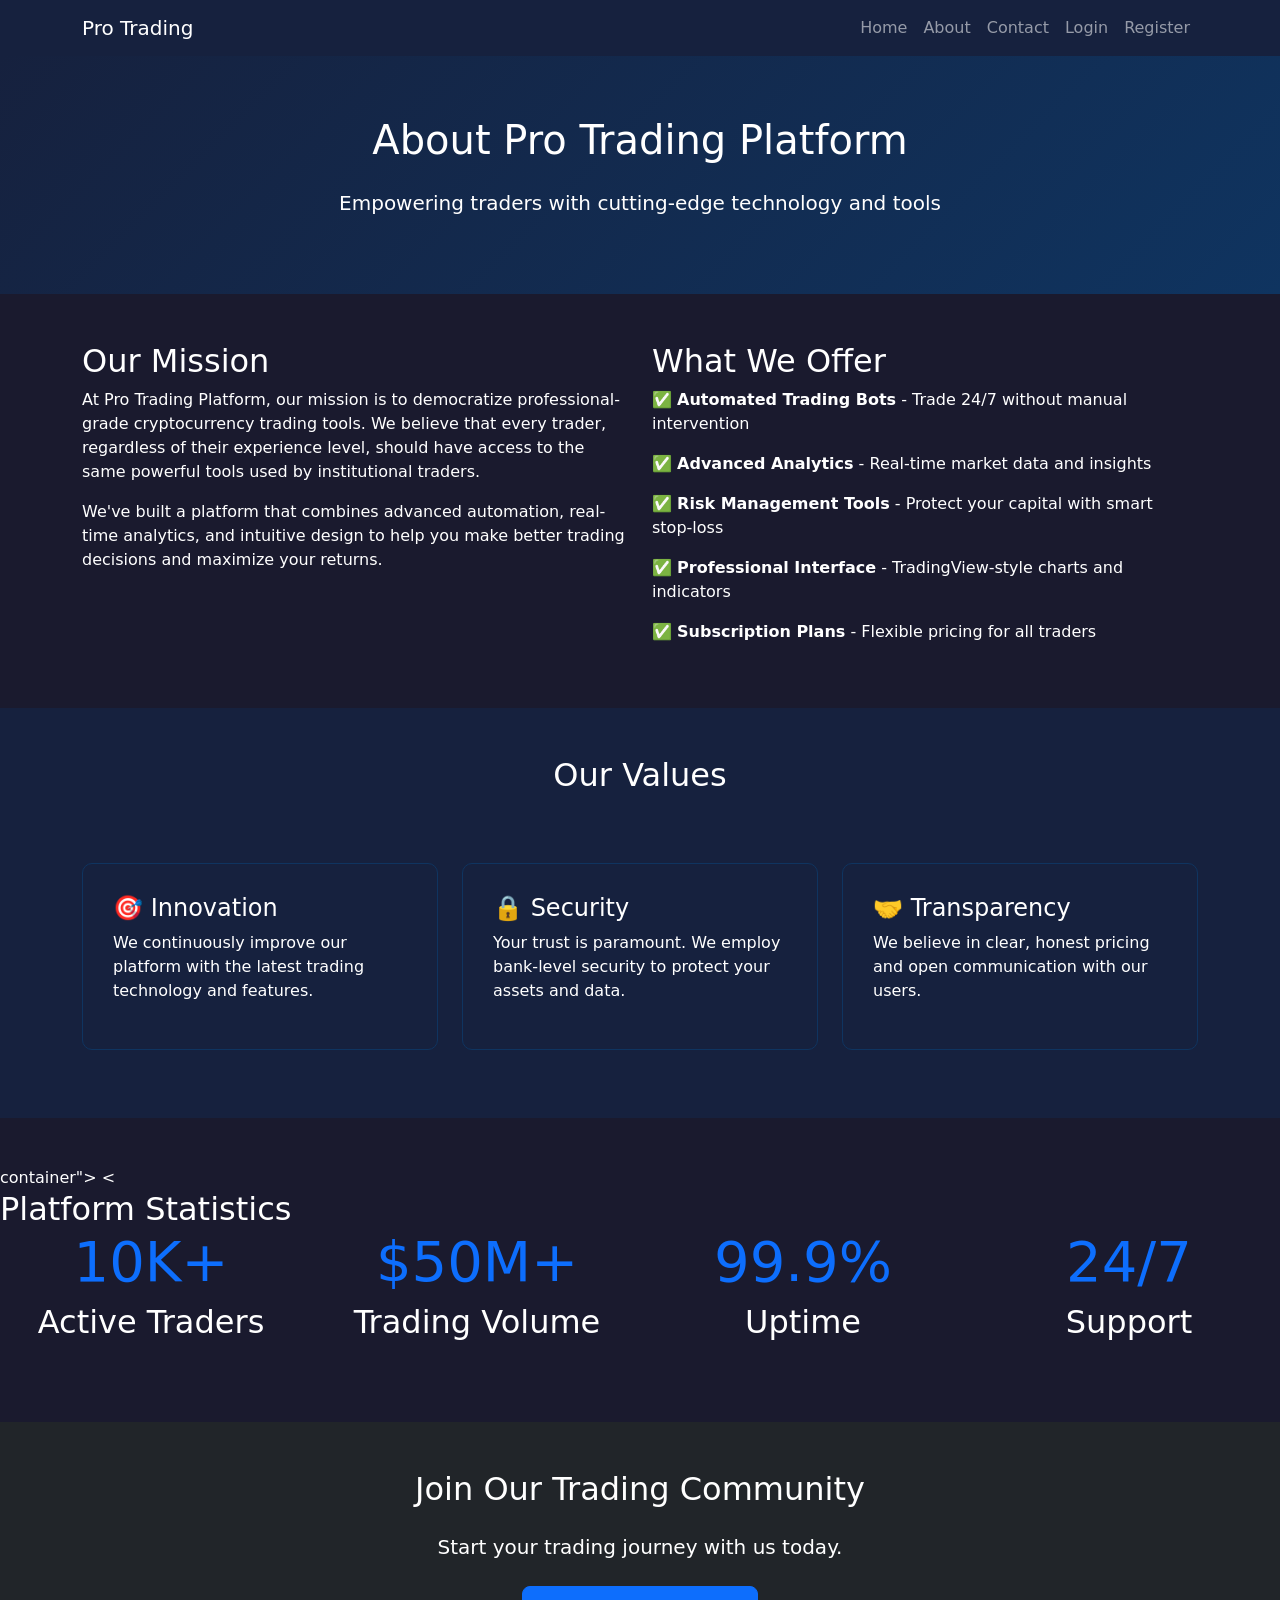
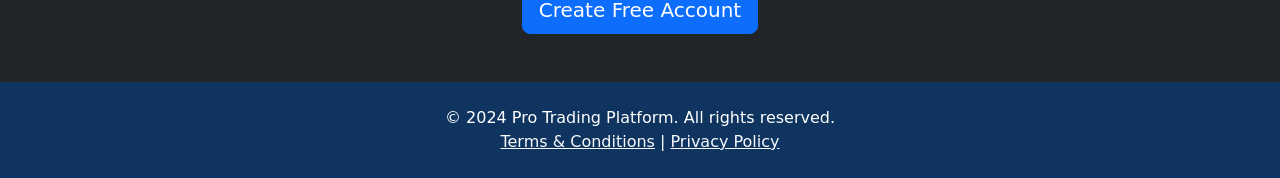
<file: templates/about.html>
<!DOCTYPE html>
<html lang="en">
<head>
    <meta charset="UTF-8">
    <meta name="viewport" content="width=device-width, initial-scale=1.0">
    <title>About Us - Pro Trading Platform</title>
    <link href="https://cdn.jsdelivr.net/npm/bootstrap@5.3.0/dist/css/bootstrap.min.css" rel="stylesheet">
    <style>
        body {
            background-color: #1a1a2e;
            color: #ffffff;
        }
        .about-section {
            background: linear-gradient(135deg, #16213e 0%, #0f3460 100%);
            padding: 60px 0;
        }
        .feature-card {
            background-color: #16213e;
            border: 1px solid #0f3460;
            border-radius: 10px;
            padding: 30px;
            margin: 20px 0;
        }
        .navbar {
            background-color: #16213e;
        }
    </style>
</head>
<body>
    <!-- Navigation -->
    <nav class="navbar navbar-expand-lg navbar-dark">
        <div class="container">
            <a class="navbar-brand" href="/home">Pro Trading</a>
            <button class="navbar-toggler" type="button" data-bs-toggle="collapse" data-bs-target="#navbarNav">
                <span class="navbar-toggler-icon"></span>
            </button>
            <div class="collapse navbar-collapse" id="navbarNav">
                <ul class="navbar-nav ms-auto">
                    <li class="nav-item"><a class="nav-link" href="/home">Home</a></li>
                    <li class="nav-item"><a class="nav-link" href="/about">About</a></li>
                    <li class="nav-item"><a class="nav-link" href="/contact">Contact</a></li>
                    <li class="nav-item"><a class="nav-link" href="/login">Login</a></li>
                    <li class="nav-item"><a class="nav-link" href="/register">Register</a></li>
                </ul>
            </div>
        </div>
    </nav>

    <!-- About Hero -->
    <section class="about-section">
        <div class="container">
            <h1 class="text-center mb-4">About Pro Trading Platform</h1>
            <p class="lead text-center">Empowering traders with cutting-edge technology and tools</p>
        </div>
    </section>

    <!-- Mission Section -->
    <section class="py-5">
        <div class="container">
            <div class="row">
                <div class="col-lg-6">
                    <h2>Our Mission</h2>
                    <p>At Pro Trading Platform, our mission is to democratize professional-grade cryptocurrency trading tools. We believe that every trader, regardless of their experience level, should have access to the same powerful tools used by institutional traders.</p>
                    <p>We've built a platform that combines advanced automation, real-time analytics, and intuitive design to help you make better trading decisions and maximize your returns.</p>
                </div>
                <div class="col-lg-6">
                    <h2>What We Offer</h2>
                    <ul class="list-unstyled">
                        <li class="mb-3">✅ <strong>Automated Trading Bots</strong> - Trade 24/7 without manual intervention</li>
                        <li class="mb-3">✅ <strong>Advanced Analytics</strong> - Real-time market data and insights</li>
                        <li class="mb-3">✅ <strong>Risk Management Tools</strong> - Protect your capital with smart stop-loss</li>
                        <li class="mb-3">✅ <strong>Professional Interface</strong> - TradingView-style charts and indicators</li>
                        <li class="mb-3">✅ <strong>Subscription Plans</strong> - Flexible pricing for all traders</li>
                    </ul>
                </div>
            </div>
        </div>
    </section>

    <!-- Team Section -->
    <section class="py-5" style="background-color: #16213e;">
        <div class="container">
            <h2 class="text-center mb-5">Our Values</h2>
            <div class="row">
                <div class="col-md-4">
                    <div class="feature-card">
                        <h4>🎯 Innovation</h4>
                        <p>We continuously improve our platform with the latest trading technology and features.</p>
                    </div>
                </div>
                <div class="col-md-4">
                    <div class="feature-card">
                        <h4>🔒 Security</h4>
                        <p>Your trust is paramount. We employ bank-level security to protect your assets and data.</p>
                    </div>
                </div>
                <div class="col-md-4">
                    <div class="feature-card">
                        <h4>🤝 Transparency</h4>
                        <p>We believe in clear, honest pricing and open communication with our users.</p>
                    </div>
                </div>
            </div>
        </div>
    </section>

    <!-- Stats Section -->
    <section class="py-5">
       container">
            < <div class="h2 class="text-center mb-5">Platform Statistics</h2>
            <div class="row text-center">
                <div class="col-md-3">
                    <div class="mb-4">
                        <h1 class="display-4 text-primary">10K+</h1>
                        <p>Active Traders</p>
                    </div>
                </div>
                <div class="col-md-3">
                    <div class="mb-4">
                        <h1 class="display-4 text-primary">$50M+</h1>
                        <p>Trading Volume</p>
                    </div>
                </div>
                <div class="col-md-3">
                    <div class="mb-4">
                        <h1 class="display-4 text-primary">99.9%</h1>
                        <p>Uptime</p>
                    </div>
                </div>
                <div class="col-md-3">
                    <div class="mb-4">
                        <h1 class="display-4 text-primary">24/7</h1>
                        <p>Support</p>
                    </div>
                </div>
            </div>
        </div>
    </section>

    <!-- CTA Section -->
    <section class="py-5 bg-dark">
        <div class="container text-center">
            <h2 class="mb-4">Join Our Trading Community</h2>
            <p class="lead mb-4">Start your trading journey with us today.</p>
            <a href="/register" class="btn btn-primary btn-lg">Create Free Account</a>
        </div>
    </section>

    <!-- Footer -->
    <footer class="py-4" style="background-color: #0f3460;">
        <div class="container text-center">
            <p class="mb-0">&copy; 2024 Pro Trading Platform. All rights reserved.</p>
            <p class="mb-0">
                <a href="/terms" class="text-light">Terms & Conditions</a> | 
                <a href="/privacy" class="text-light">Privacy Policy</a>
            </p>
        </div>
    </footer>

    <script src="https://cdn.jsdelivr.net/npm/bootstrap@5.3.0/dist/js/bootstrap.bundle.min.js"></script>
</body>
</html>
</file>
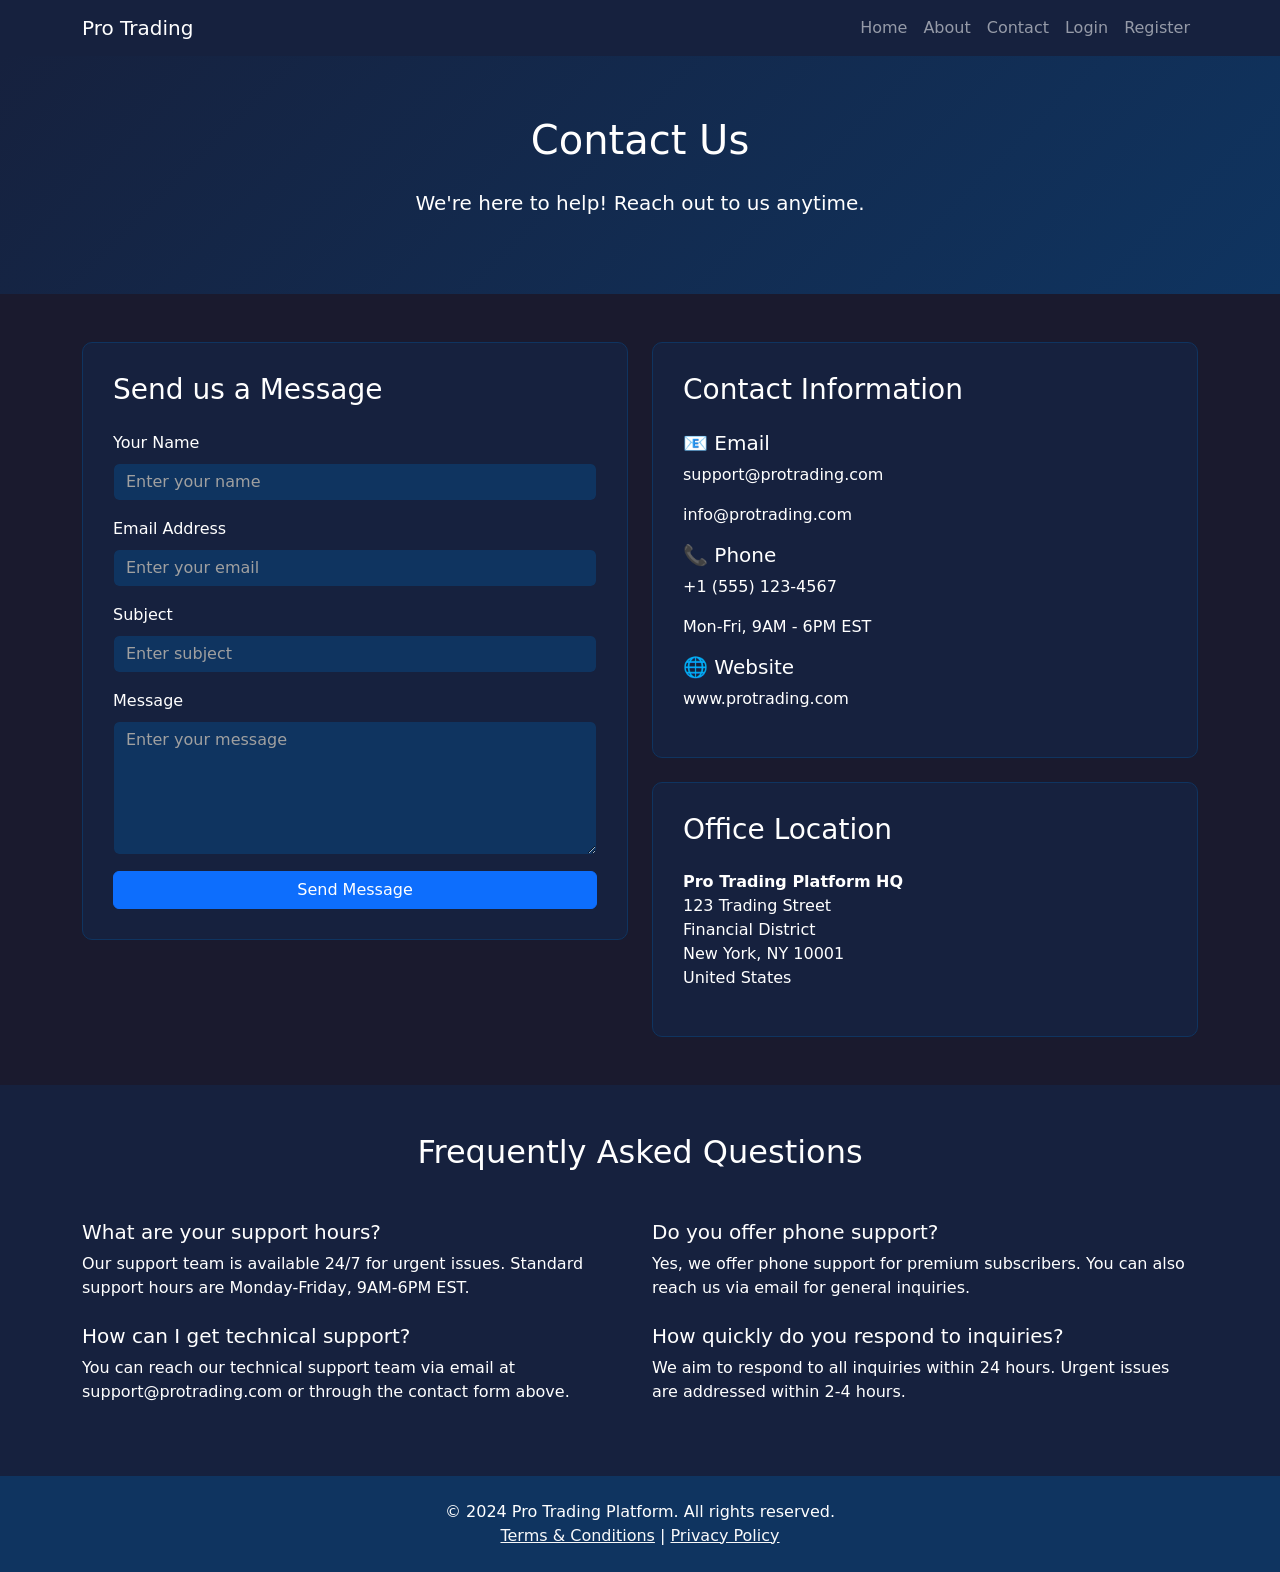
<file: templates/contact.html>
<!DOCTYPE html>
<html lang="en">
<head>
    <meta charset="UTF-8">
    <meta name="viewport" content="width=device-width, initial-scale=1.0">
    <title>Contact Us - Pro Trading Platform</title>
    <link href="https://cdn.jsdelivr.net/npm/bootstrap@5.3.0/dist/css/bootstrap.min.css" rel="stylesheet">
    <style>
        body {
            background-color: #1a1a2e;
            color: #ffffff;
        }
        .contact-section {
            background: linear-gradient(135deg, #16213e 0%, #0f3460 100%);
            padding: 60px 0;
        }
        .contact-card {
            background-color: #16213e;
            border: 1px solid #0f3460;
            border-radius: 10px;
            padding: 30px;
        }
        .form-control {
            background-color: #0f3460;
            border: 1px solid #16213e;
            color: #ffffff;
        }
        .form-control:focus {
            background-color: #0f3460;
            border-color: #e94560;
            color: #ffffff;
        }
        .form-control::placeholder {
            color: #a0a0a0;
        }
        .navbar {
            background-color: #16213e;
        }
    </style>
</head>
<body>
    <!-- Navigation -->
    <nav class="navbar navbar-expand-lg navbar-dark">
        <div class="container">
            <a class="navbar-brand" href="/home">Pro Trading</a>
            <button class="navbar-toggler" type="button" data-bs-toggle="collapse" data-bs-target="#navbarNav">
                <span class="navbar-toggler-icon"></span>
            </button>
            <div class="collapse navbar-collapse" id="navbarNav">
                <ul class="navbar-nav ms-auto">
                    <li class="nav-item"><a class="nav-link" href="/home">Home</a></li>
                    <li class="nav-item"><a class="nav-link" href="/about">About</a></li>
                    <li class="nav-item"><a class="nav-link" href="/contact">Contact</a></li>
                    <li class="nav-item"><a class="nav-link" href="/login">Login</a></li>
                    <li class="nav-item"><a class="nav-link" href="/register">Register</a></li>
                </ul>
            </div>
        </div>
    </nav>

    <!-- Contact Hero -->
    <section class="contact-section">
        <div class="container">
            <h1 class="text-center mb-4">Contact Us</h1>
            <p class="lead text-center">We're here to help! Reach out to us anytime.</p>
        </div>
    </section>

    <!-- Contact Form Section -->
    <section class="py-5">
        <div class="container">
            <div class="row">
                <div class="col-lg-6 mb-4">
                    <div class="contact-card">
                        <h3 class="mb-4">Send us a Message</h3>
                        <form>
                            <div class="mb-3">
                                <label for="name" class="form-label">Your Name</label>
                                <input type="text" class="form-control" id="name" placeholder="Enter your name">
                            </div>
                            <div class="mb-3">
                                <label for="email" class="form-label">Email Address</label>
                                <input type="email" class="form-control" id="email" placeholder="Enter your email">
                            </div>
                            <div class="mb-3">
                                <label for="subject" class="form-label">Subject</label>
                                <input type="text" class="form-control" id="subject" placeholder="Enter subject">
                            </div>
                            <div class="mb-3">
                                <label for="message" class="form-label">Message</label>
                                <textarea class="form-control" id="message" rows="5" placeholder="Enter your message"></textarea>
                            </div>
                            <button type="submit" class="btn btn-primary w-100">Send Message</button>
                        </form>
                    </div>
                </div>
                <div class="col-lg-6">
                    <div class="contact-card mb-4">
                        <h3 class="mb-4">Contact Information</h3>
                        <div class="mb-3">
                            <h5>📧 Email</h5>
                            <p>support@protrading.com</p>
                            <p>info@protrading.com</p>
                        </div>
                        <div class="mb-3">
                            <h5>📞 Phone</h5>
                            <p>+1 (555) 123-4567</p>
                            <p>Mon-Fri, 9AM - 6PM EST</p>
                        </div>
                        <div class="mb-3">
                            <h5>🌐 Website</h5>
                            <p>www.protrading.com</p>
                        </div>
                    </div>
                    <div class="contact-card">
                        <h3 class="mb-4">Office Location</h3>
                        <p>
                            <strong>Pro Trading Platform HQ</strong><br>
                            123 Trading Street<br>
                            Financial District<br>
                            New York, NY 10001<br>
                            United States
                        </p>
                    </div>
                </div>
            </div>
        </div>
    </section>

    <!-- FAQ Section -->
    <section class="py-5" style="background-color: #16213e;">
        <div class="container">
            <h2 class="text-center mb-5">Frequently Asked Questions</h2>
            <div class="row">
                <div class="col-lg-6">
                    <div class="mb-4">
                        <h5>What are your support hours?</h5>
                        <p>Our support team is available 24/7 for urgent issues. Standard support hours are Monday-Friday, 9AM-6PM EST.</p>
                    </div>
                    <div class="mb-4">
                        <h5>How can I get technical support?</h5>
                        <p>You can reach our technical support team via email at support@protrading.com or through the contact form above.</p>
                    </div>
                </div>
                <div class="col-lg-6">
                    <div class="mb-4">
                        <h5>Do you offer phone support?</h5>
                        <p>Yes, we offer phone support for premium subscribers. You can also reach us via email for general inquiries.</p>
                    </div>
                    <div class="mb-4">
                        <h5>How quickly do you respond to inquiries?</h5>
                        <p>We aim to respond to all inquiries within 24 hours. Urgent issues are addressed within 2-4 hours.</p>
                    </div>
                </div>
            </div>
        </div>
    </section>

    <!-- Footer -->
    <footer class="py-4" style="background-color: #0f3460;">
        <div class="container text-center">
            <p class="mb-0">&copy; 2024 Pro Trading Platform. All rights reserved.</p>
            <p class="mb-0">
                <a href="/terms" class="text-light">Terms & Conditions</a> | 
                <a href="/privacy" class="text-light">Privacy Policy</a>
            </p>
        </div>
    </footer>

    <script src="https://cdn.jsdelivr.net/npm/bootstrap@5.3.0/dist/js/bootstrap.bundle.min.js"></script>
</body>
</html>
</file>
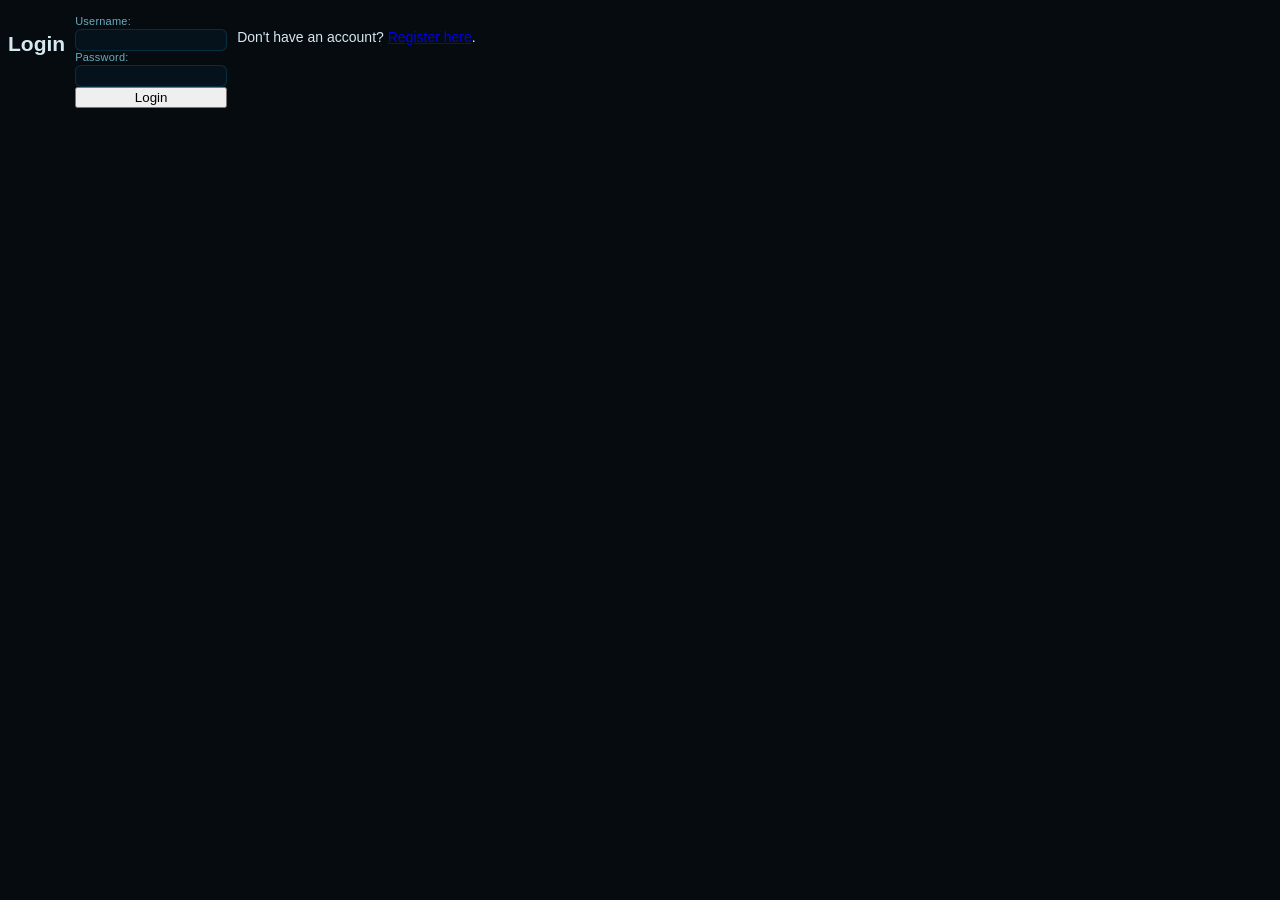
<file: templates/login_new.html>
<!DOCTYPE html>
<html lang="en">
<head>
    <meta charset="UTF-8">
    <meta name="viewport" content="width=device-width, initial-scale=1.0">
    <title>Login</title>
    <link rel="stylesheet" href="/static/style.css">
</head>
<body>
    <div class="container">
        <h2>Login</h2>
        <form method="POST" action="/login">
            <label for="username">Username:</label>
            <input type="text" id="username" name="username" required>

            <label for="password">Password:</label>
            <input type="password" id="password" name="password" required>

            <button type="submit">Login</button>
        </form>
        <p>Don't have an account? <a href="/register">Register here</a>.</p>
    </div>
</body>
</html>
</file>
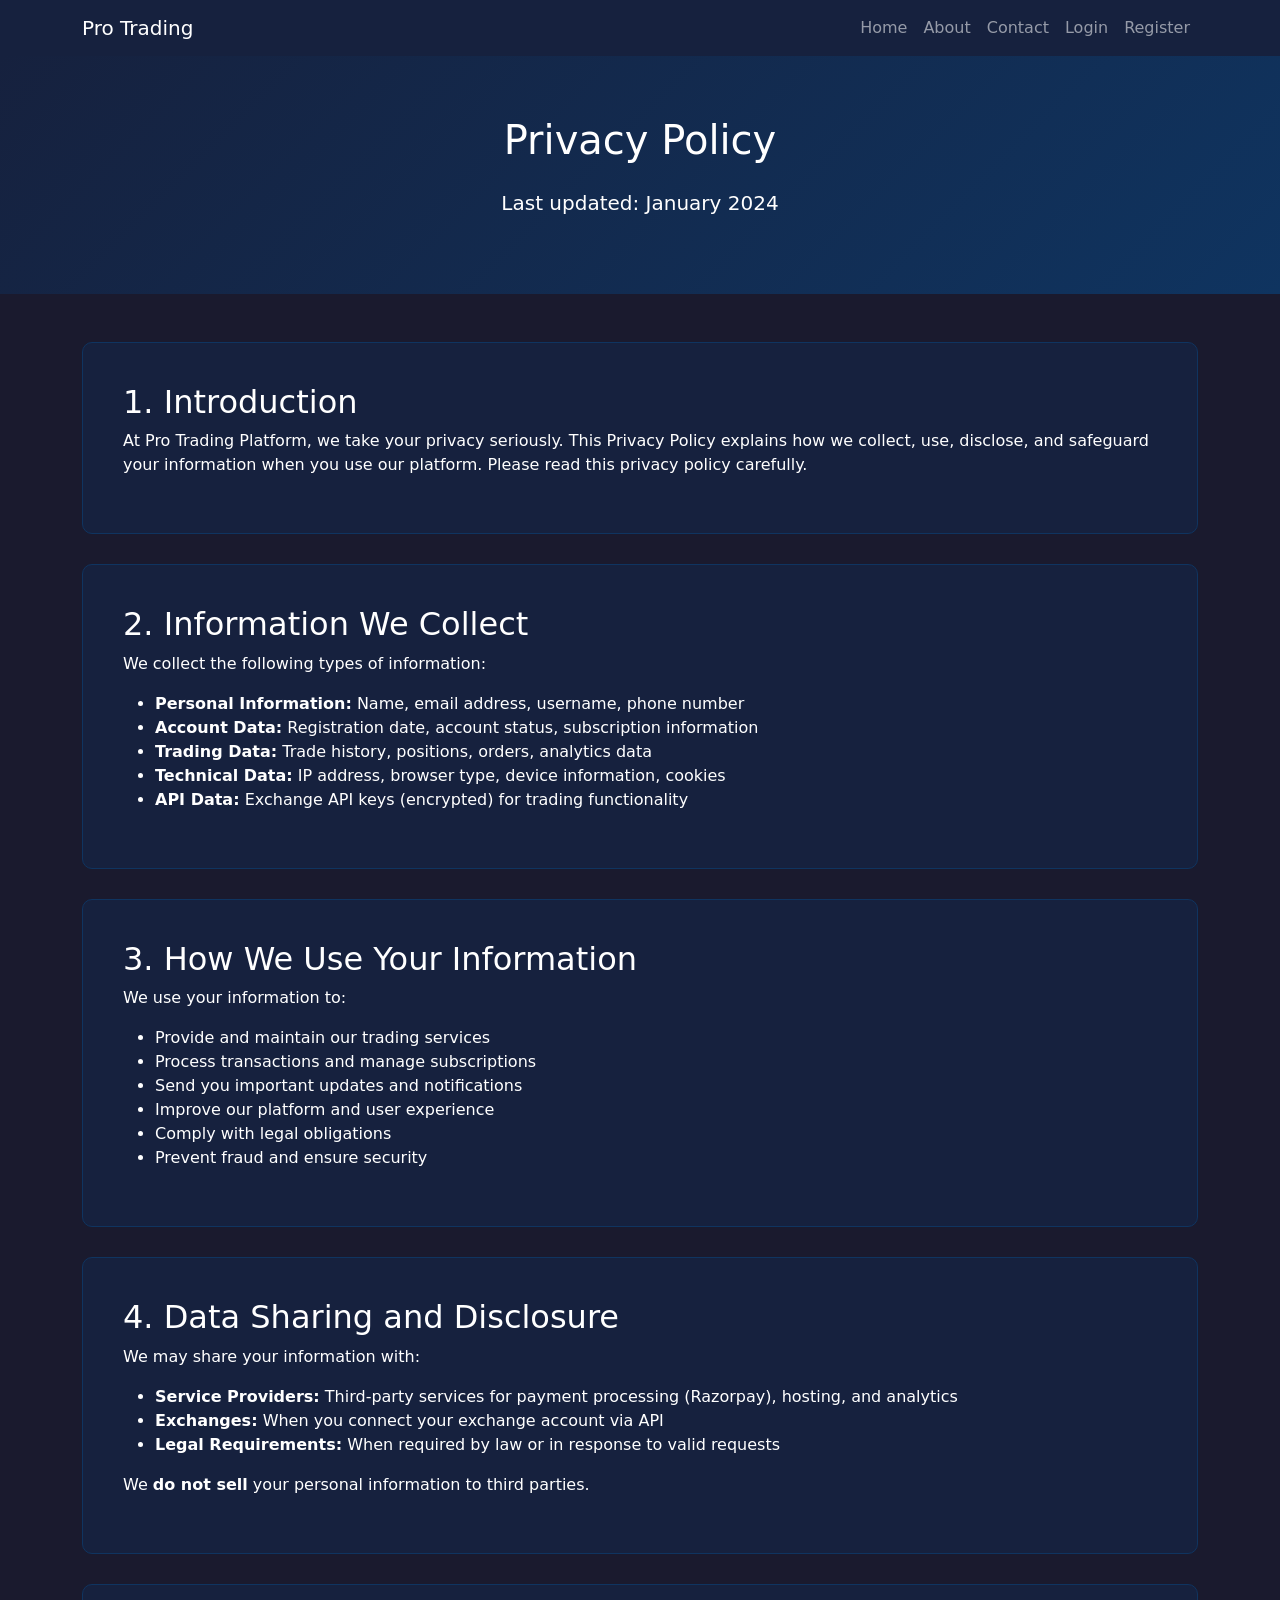
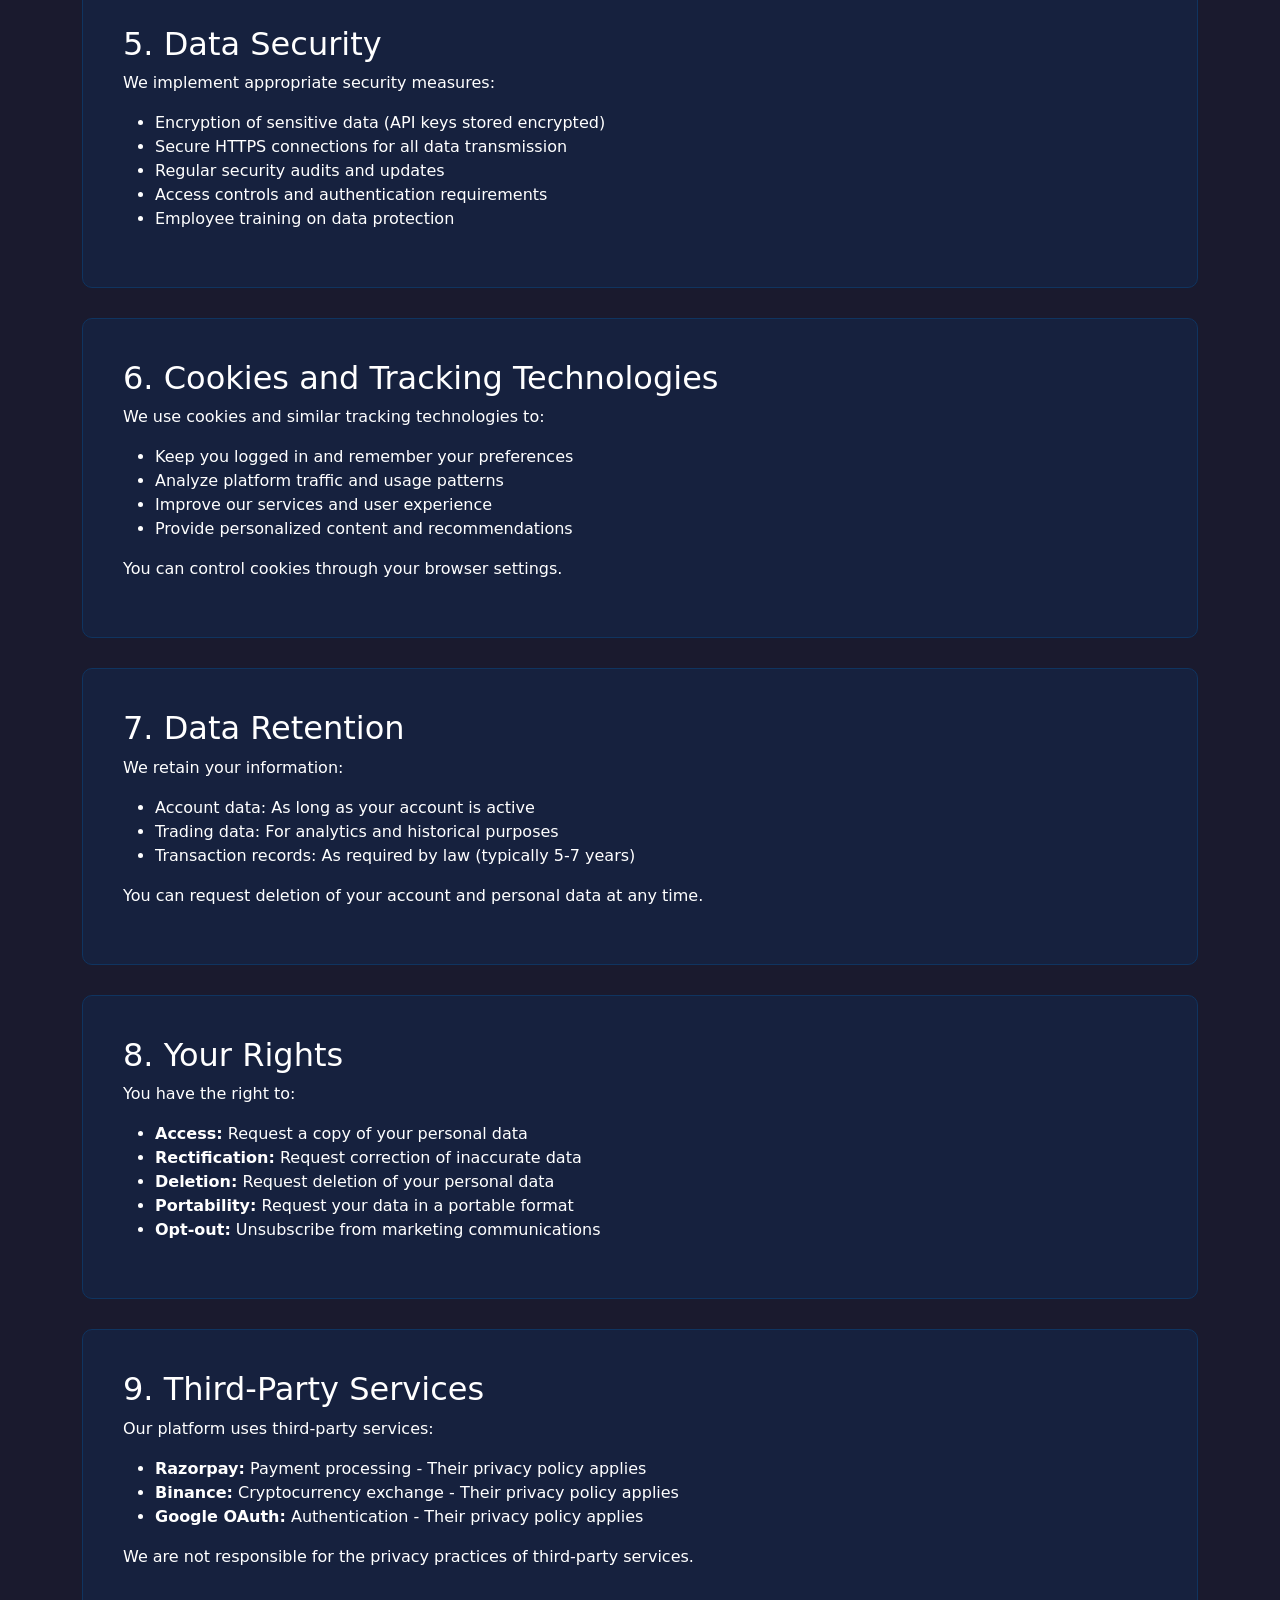
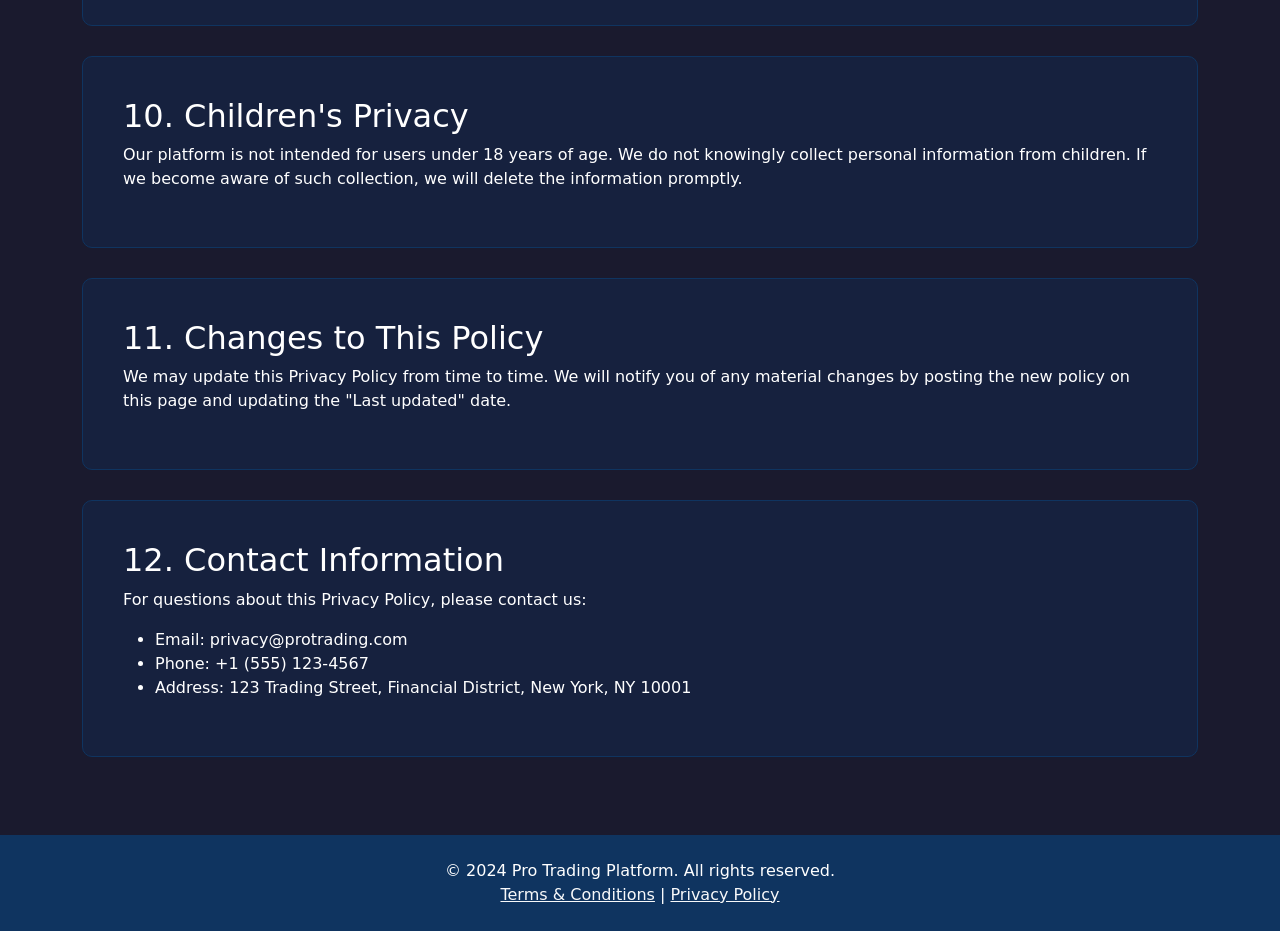
<file: templates/privacy.html>
<!DOCTYPE html>
<html lang="en">
<head>
    <meta charset="UTF-8">
    <meta name="viewport" content="width=device-width, initial-scale=1.0">
    <title>Privacy Policy - Pro Trading Platform</title>
    <link href="https://cdn.jsdelivr.net/npm/bootstrap@5.3.0/dist/css/bootstrap.min.css" rel="stylesheet">
    <style>
        body {
            background-color: #1a1a2e;
            color: #ffffff;
        }
        .privacy-section {
            background: linear-gradient(135deg, #16213e 0%, #0f3460 100%);
            padding: 60px 0;
        }
        .content-card {
            background-color: #16213e;
            border: 1px solid #0f3460;
            border-radius: 10px;
            padding: 40px;
            margin-bottom: 30px;
        }
        .navbar {
            background-color: #16213e;
        }
    </style>
</head>
<body>
    <!-- Navigation -->
    <nav class="navbar navbar-expand-lg navbar-dark">
        <div class="container">
            <a class="navbar-brand" href="/home">Pro Trading</a>
            <button class="navbar-toggler" type="button" data-bs-toggle="collapse" data-bs-target="#navbarNav">
                <span class="navbar-toggler-icon"></span>
            </button>
            <div class="collapse navbar-collapse" id="navbarNav">
                <ul class="navbar-nav ms-auto">
                    <li class="nav-item"><a class="nav-link" href="/home">Home</a></li>
                    <li class="nav-item"><a class="nav-link" href="/about">About</a></li>
                    <li class="nav-item"><a class="nav-link" href="/contact">Contact</a></li>
                    <li class="nav-item"><a class="nav-link" href="/login">Login</a></li>
                    <li class="nav-item"><a class="nav-link" href="/register">Register</a></li>
                </ul>
            </div>
        </div>
    </nav>

    <!-- Privacy Hero -->
    <section class="privacy-section">
        <div class="container">
            <h1 class="text-center mb-4">Privacy Policy</h1>
            <p class="lead text-center">Last updated: January 2024</p>
        </div>
    </section>

    <!-- Privacy Content -->
    <section class="py-5">
        <div class="container">
            <div class="content-card">
                <h2>1. Introduction</h2>
                <p>At Pro Trading Platform, we take your privacy seriously. This Privacy Policy explains how we collect, use, disclose, and safeguard your information when you use our platform. Please read this privacy policy carefully.</p>
            </div>

            <div class="content-card">
                <h2>2. Information We Collect</h2>
                <p>We collect the following types of information:</p>
                <ul>
                    <li><strong>Personal Information:</strong> Name, email address, username, phone number</li>
                    <li><strong>Account Data:</strong> Registration date, account status, subscription information</li>
                    <li><strong>Trading Data:</strong> Trade history, positions, orders, analytics data</li>
                    <li><strong>Technical Data:</strong> IP address, browser type, device information, cookies</li>
                    <li><strong>API Data:</strong> Exchange API keys (encrypted) for trading functionality</li>
                </ul>
            </div>

            <div class="content-card">
                <h2>3. How We Use Your Information</h2>
                <p>We use your information to:</p>
                <ul>
                    <li>Provide and maintain our trading services</li>
                    <li>Process transactions and manage subscriptions</li>
                    <li>Send you important updates and notifications</li>
                    <li>Improve our platform and user experience</li>
                    <li>Comply with legal obligations</li>
                    <li>Prevent fraud and ensure security</li>
                </ul>
            </div>

            <div class="content-card">
                <h2>4. Data Sharing and Disclosure</h2>
                <p>We may share your information with:</p>
                <ul>
                    <li><strong>Service Providers:</strong> Third-party services for payment processing (Razorpay), hosting, and analytics</li>
                    <li><strong>Exchanges:</strong> When you connect your exchange account via API</li>
                    <li><strong>Legal Requirements:</strong> When required by law or in response to valid requests</li>
                </ul>
                <p class="mt-3">We <strong>do not sell</strong> your personal information to third parties.</p>
            </div>

            <div class="content-card">
                <h2>5. Data Security</h2>
                <p>We implement appropriate security measures:</p>
                <ul>
                    <li>Encryption of sensitive data (API keys stored encrypted)</li>
                    <li>Secure HTTPS connections for all data transmission</li>
                    <li>Regular security audits and updates</li>
                    <li>Access controls and authentication requirements</li>
                    <li>Employee training on data protection</li>
                </ul>
            </div>

            <div class="content-card">
                <h2>6. Cookies and Tracking Technologies</h2>
                <p>We use cookies and similar tracking technologies to:</p>
                <ul>
                    <li>Keep you logged in and remember your preferences</li>
                    <li>Analyze platform traffic and usage patterns</li>
                    <li>Improve our services and user experience</li>
                    <li>Provide personalized content and recommendations</li>
                </ul>
                <p class="mt-3">You can control cookies through your browser settings.</p>
            </div>

            <div class="content-card">
                <h2>7. Data Retention</h2>
                <p>We retain your information:</p>
                <ul>
                    <li>Account data: As long as your account is active</li>
                    <li>Trading data: For analytics and historical purposes</li>
                    <li>Transaction records: As required by law (typically 5-7 years)</li>
                </ul>
                <p class="mt-3">You can request deletion of your account and personal data at any time.</p>
            </div>

            <div class="content-card">
                <h2>8. Your Rights</h2>
                <p>You have the right to:</p>
                <ul>
                    <li><strong>Access:</strong> Request a copy of your personal data</li>
                    <li><strong>Rectification:</strong> Request correction of inaccurate data</li>
                    <li><strong>Deletion:</strong> Request deletion of your personal data</li>
                    <li><strong>Portability:</strong> Request your data in a portable format</li>
                    <li><strong>Opt-out:</strong> Unsubscribe from marketing communications</li>
                </ul>
            </div>

            <div class="content-card">
                <h2>9. Third-Party Services</h2>
                <p>Our platform uses third-party services:</p>
                <ul>
                    <li><strong>Razorpay:</strong> Payment processing - Their privacy policy applies</li>
                    <li><strong>Binance:</strong> Cryptocurrency exchange - Their privacy policy applies</li>
                    <li><strong>Google OAuth:</strong> Authentication - Their privacy policy applies</li>
                </ul>
                <p class="mt-3">We are not responsible for the privacy practices of third-party services.</p>
            </div>

            <div class="content-card">
                <h2>10. Children's Privacy</h2>
                <p>Our platform is not intended for users under 18 years of age. We do not knowingly collect personal information from children. If we become aware of such collection, we will delete the information promptly.</p>
            </div>

            <div class="content-card">
                <h2>11. Changes to This Policy</h2>
                <p>We may update this Privacy Policy from time to time. We will notify you of any material changes by posting the new policy on this page and updating the "Last updated" date.</p>
            </div>

            <div class="content-card">
                <h2>12. Contact Information</h2>
                <p>For questions about this Privacy Policy, please contact us:</p>
                <ul>
                    <li>Email: privacy@protrading.com</li>
                    <li>Phone: +1 (555) 123-4567</li>
                    <li>Address: 123 Trading Street, Financial District, New York, NY 10001</li>
                </ul>
            </div>
        </div>
    </section>

    <!-- Footer -->
    <footer class="py-4" style="background-color: #0f3460;">
        <div class="container text-center">
            <p class="mb-0">&copy; 2024 Pro Trading Platform. All rights reserved.</p>
            <p class="mb-0">
                <a href="/terms" class="text-light">Terms & Conditions</a> | 
                <a href="/privacy" class="text-light">Privacy Policy</a>
            </p>
        </div>
    </footer>

    <script src="https://cdn.jsdelivr.net/npm/bootstrap@5.3.0/dist/js/bootstrap.bundle.min.js"></script>
</body>
</html>
</file>
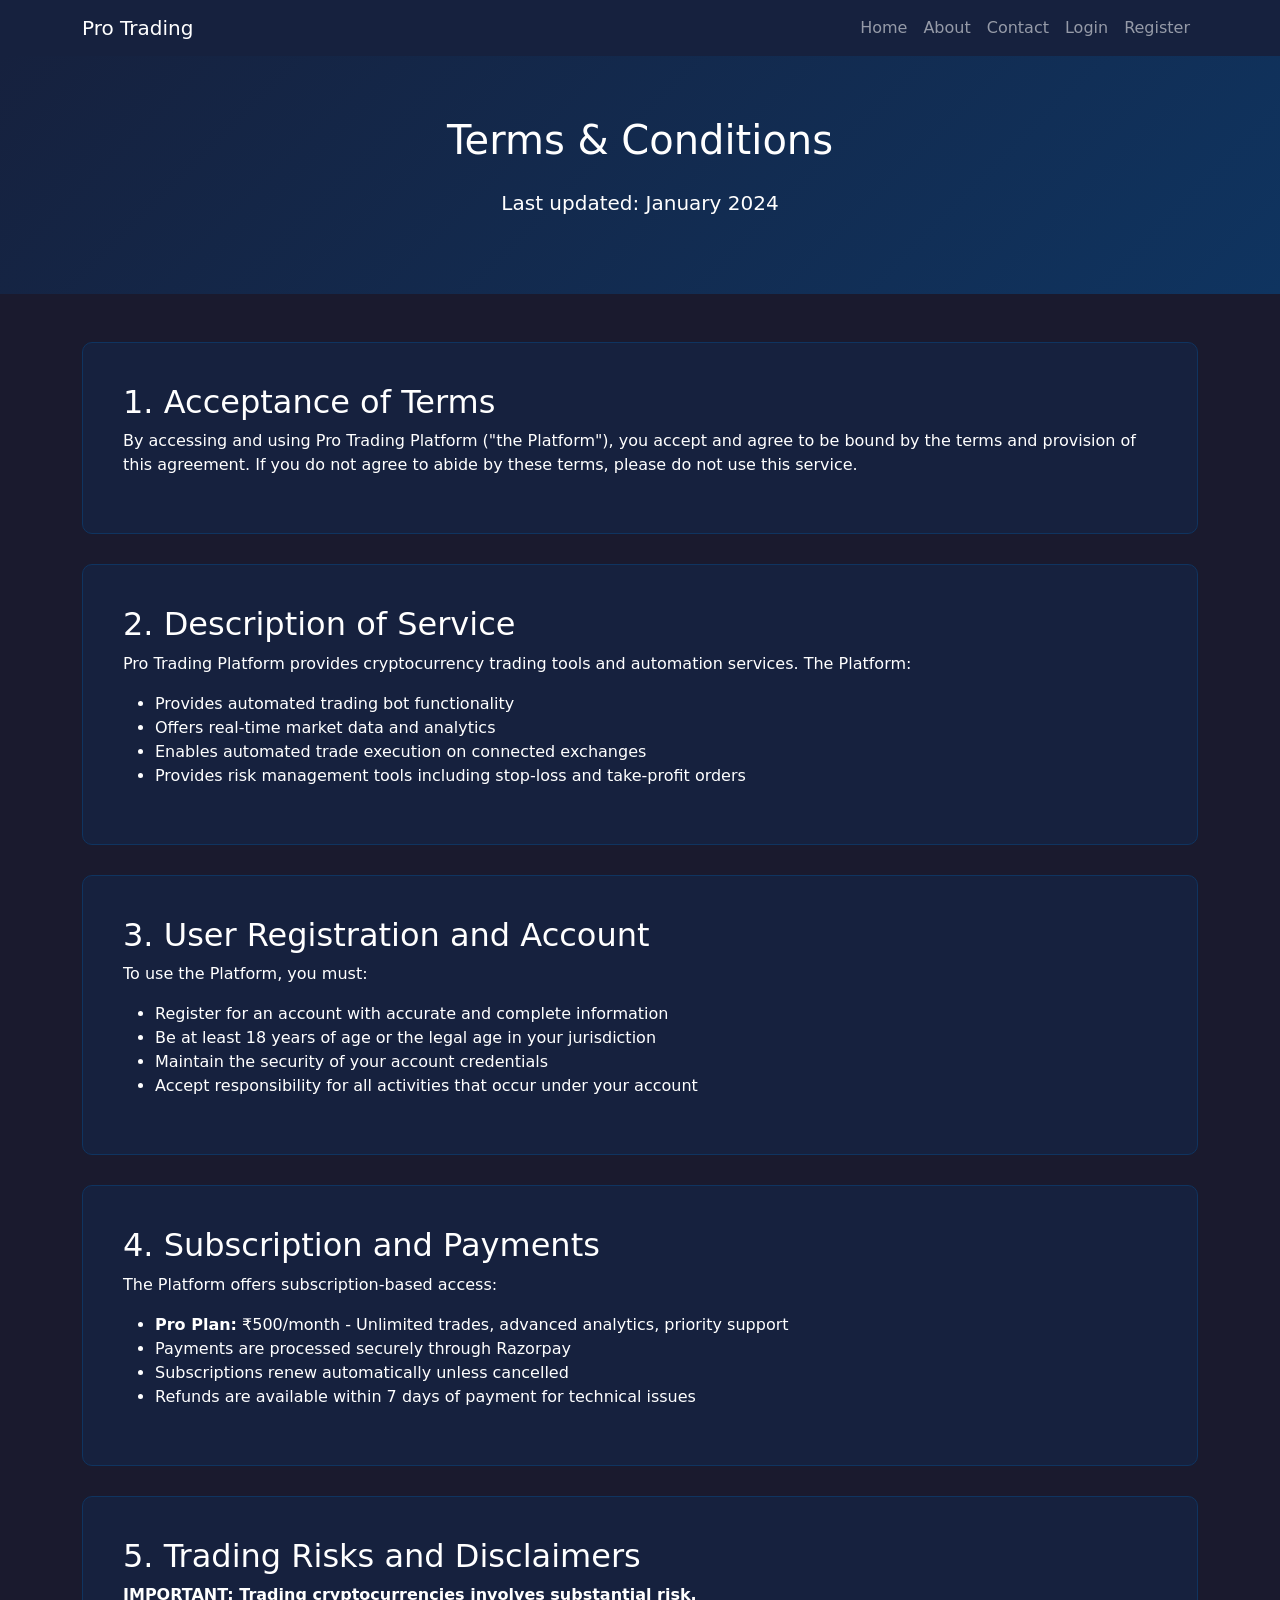
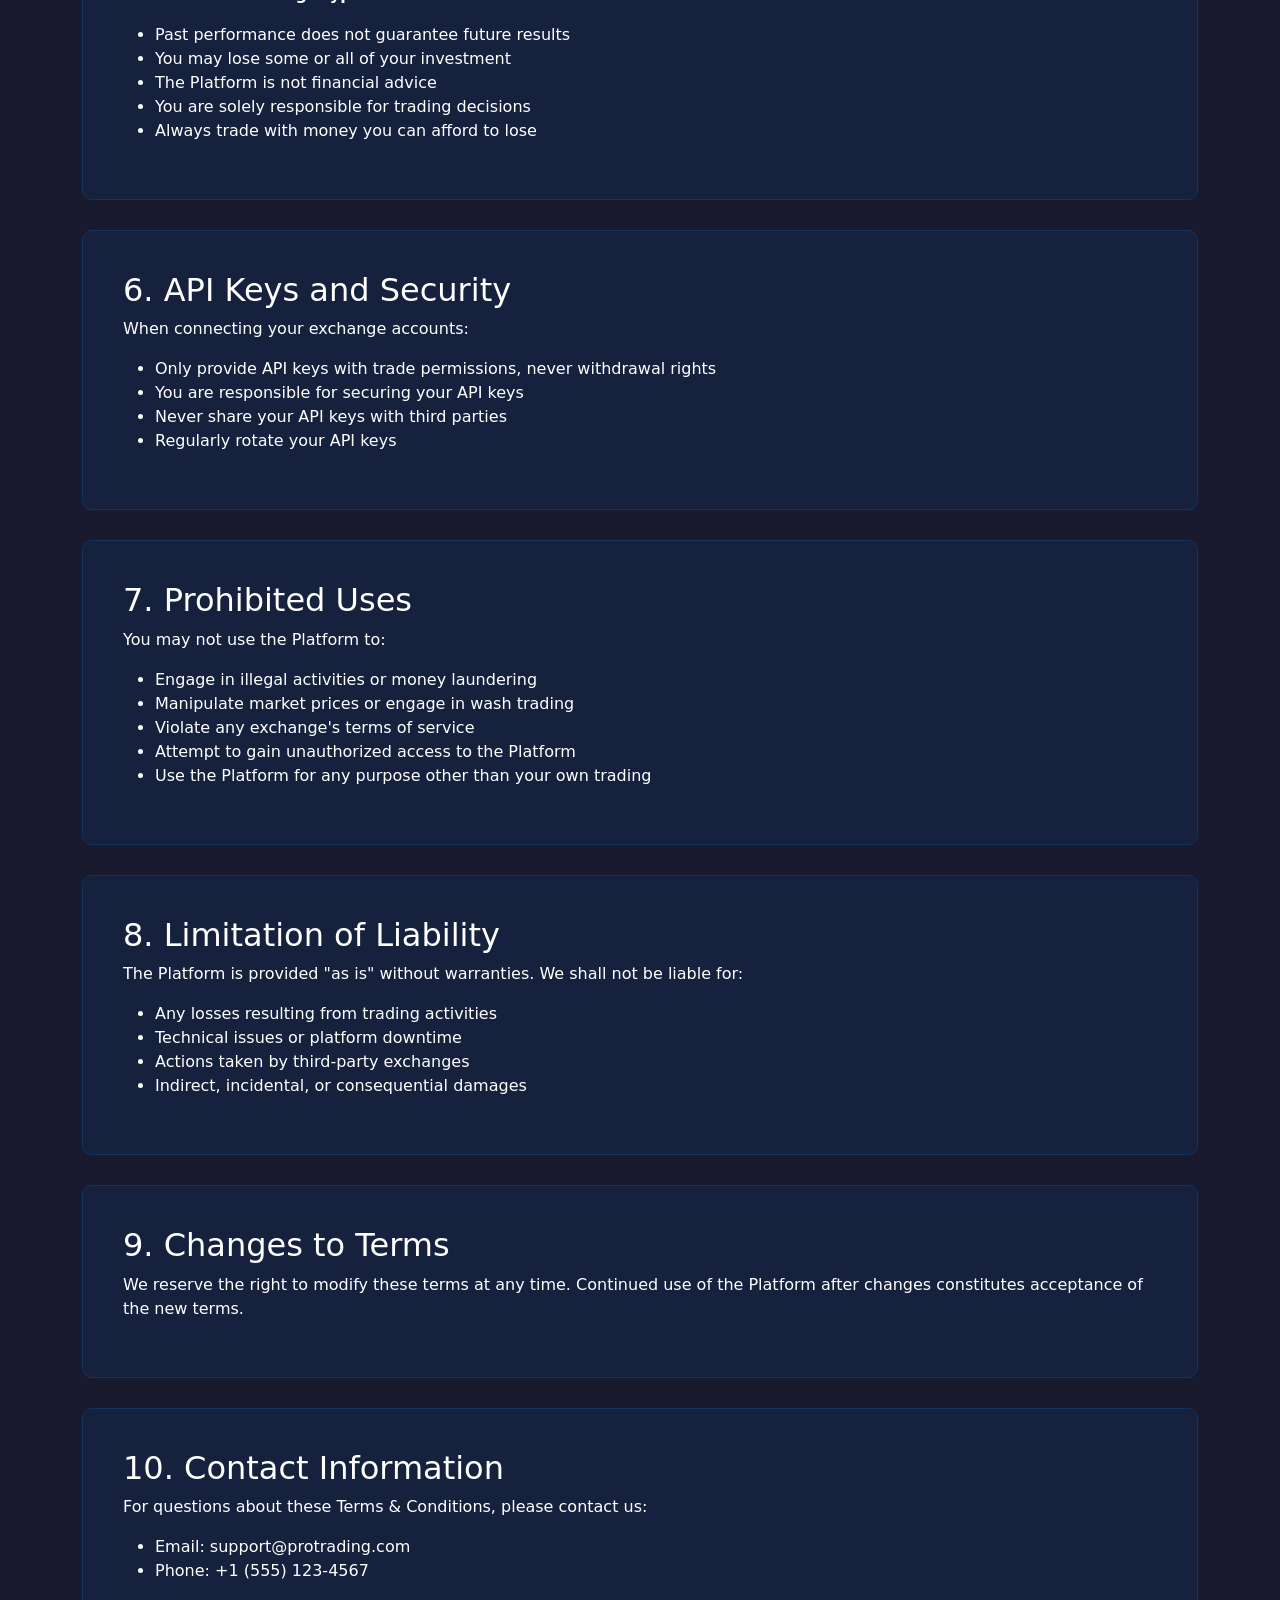
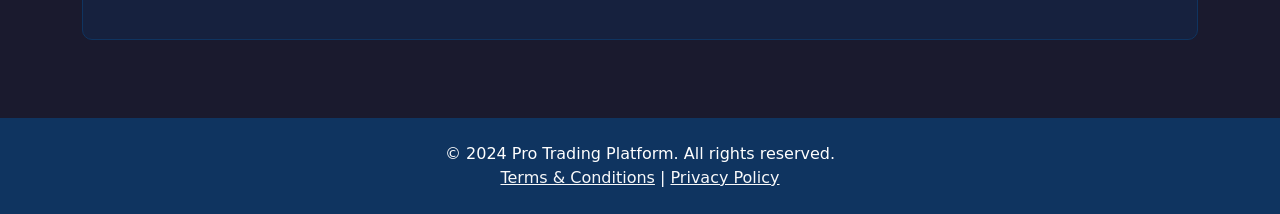
<file: templates/terms.html>
<!DOCTYPE html>
<html lang="en">
<head>
    <meta charset="UTF-8">
    <meta name="viewport" content="width=device-width, initial-scale=1.0">
    <title>Terms & Conditions - Pro Trading Platform</title>
    <link href="https://cdn.jsdelivr.net/npm/bootstrap@5.3.0/dist/css/bootstrap.min.css" rel="stylesheet">
    <style>
        body {
            background-color: #1a1a2e;
            color: #ffffff;
        }
        .terms-section {
            background: linear-gradient(135deg, #16213e 0%, #0f3460 100%);
            padding: 60px 0;
        }
        .content-card {
            background-color: #16213e;
            border: 1px solid #0f3460;
            border-radius: 10px;
            padding: 40px;
            margin-bottom: 30px;
        }
        .navbar {
            background-color: #16213e;
        }
    </style>
</head>
<body>
    <!-- Navigation -->
    <nav class="navbar navbar-expand-lg navbar-dark">
        <div class="container">
            <a class="navbar-brand" href="/home">Pro Trading</a>
            <button class="navbar-toggler" type="button" data-bs-toggle="collapse" data-bs-target="#navbarNav">
                <span class="navbar-toggler-icon"></span>
            </button>
            <div class="collapse navbar-collapse" id="navbarNav">
                <ul class="navbar-nav ms-auto">
                    <li class="nav-item"><a class="nav-link" href="/home">Home</a></li>
                    <li class="nav-item"><a class="nav-link" href="/about">About</a></li>
                    <li class="nav-item"><a class="nav-link" href="/contact">Contact</a></li>
                    <li class="nav-item"><a class="nav-link" href="/login">Login</a></li>
                    <li class="nav-item"><a class="nav-link" href="/register">Register</a></li>
                </ul>
            </div>
        </div>
    </nav>

    <!-- Terms Hero -->
    <section class="terms-section">
        <div class="container">
            <h1 class="text-center mb-4">Terms & Conditions</h1>
            <p class="lead text-center">Last updated: January 2024</p>
        </div>
    </section>

    <!-- Terms Content -->
    <section class="py-5">
        <div class="container">
            <div class="content-card">
                <h2>1. Acceptance of Terms</h2>
                <p>By accessing and using Pro Trading Platform ("the Platform"), you accept and agree to be bound by the terms and provision of this agreement. If you do not agree to abide by these terms, please do not use this service.</p>
            </div>

            <div class="content-card">
                <h2>2. Description of Service</h2>
                <p>Pro Trading Platform provides cryptocurrency trading tools and automation services. The Platform:</p>
                <ul>
                    <li>Provides automated trading bot functionality</li>
                    <li>Offers real-time market data and analytics</li>
                    <li>Enables automated trade execution on connected exchanges</li>
                    <li>Provides risk management tools including stop-loss and take-profit orders</li>
                </ul>
            </div>

            <div class="content-card">
                <h2>3. User Registration and Account</h2>
                <p>To use the Platform, you must:</p>
                <ul>
                    <li>Register for an account with accurate and complete information</li>
                    <li>Be at least 18 years of age or the legal age in your jurisdiction</li>
                    <li>Maintain the security of your account credentials</li>
                    <li>Accept responsibility for all activities that occur under your account</li>
                </ul>
            </div>

            <div class="content-card">
                <h2>4. Subscription and Payments</h2>
                <p>The Platform offers subscription-based access:</p>
                <ul>
                    <li><strong>Pro Plan:</strong> ₹500/month - Unlimited trades, advanced analytics, priority support</li>
                    <li>Payments are processed securely through Razorpay</li>
                    <li>Subscriptions renew automatically unless cancelled</li>
                    <li>Refunds are available within 7 days of payment for technical issues</li>
                </ul>
            </div>

            <div class="content-card">
                <h2>5. Trading Risks and Disclaimers</h2>
                <p><strong>IMPORTANT: Trading cryptocurrencies involves substantial risk.</strong></p>
                <ul>
                    <li>Past performance does not guarantee future results</li>
                    <li>You may lose some or all of your investment</li>
                    <li>The Platform is not financial advice</li>
                    <li>You are solely responsible for trading decisions</li>
                    <li>Always trade with money you can afford to lose</li>
                </ul>
            </div>

            <div class="content-card">
                <h2>6. API Keys and Security</h2>
                <p>When connecting your exchange accounts:</p>
                <ul>
                    <li>Only provide API keys with trade permissions, never withdrawal rights</li>
                    <li>You are responsible for securing your API keys</li>
                    <li>Never share your API keys with third parties</li>
                    <li>Regularly rotate your API keys</li>
                </ul>
            </div>

            <div class="content-card">
                <h2>7. Prohibited Uses</h2>
                <p>You may not use the Platform to:</p>
                <ul>
                    <li>Engage in illegal activities or money laundering</li>
                    <li>Manipulate market prices or engage in wash trading</li>
                    <li>Violate any exchange's terms of service</li>
                    <li>Attempt to gain unauthorized access to the Platform</li>
                    <li>Use the Platform for any purpose other than your own trading</li>
                </ul>
            </div>

            <div class="content-card">
                <h2>8. Limitation of Liability</h2>
                <p>The Platform is provided "as is" without warranties. We shall not be liable for:</p>
                <ul>
                    <li>Any losses resulting from trading activities</li>
                    <li>Technical issues or platform downtime</li>
                    <li>Actions taken by third-party exchanges</li>
                    <li>Indirect, incidental, or consequential damages</li>
                </ul>
            </div>

            <div class="content-card">
                <h2>9. Changes to Terms</h2>
                <p>We reserve the right to modify these terms at any time. Continued use of the Platform after changes constitutes acceptance of the new terms.</p>
            </div>

            <div class="content-card">
                <h2>10. Contact Information</h2>
                <p>For questions about these Terms & Conditions, please contact us:</p>
                <ul>
                    <li>Email: support@protrading.com</li>
                    <li>Phone: +1 (555) 123-4567</li>
                </ul>
            </div>
        </div>
    </section>

    <!-- Footer -->
    <footer class="py-4" style="background-color: #0f3460;">
        <div class="container text-center">
            <p class="mb-0">&copy; 2024 Pro Trading Platform. All rights reserved.</p>
            <p class="mb-0">
                <a href="/terms" class="text-light">Terms & Conditions</a> | 
                <a href="/privacy" class="text-light">Privacy Policy</a>
            </p>
        </div>
    </footer>

    <script src="https://cdn.jsdelivr.net/npm/bootstrap@5.3.0/dist/js/bootstrap.bundle.min.js"></script>
</body>
</html>
</file>
<file: static/style.css>
/* ============================================================
   MindRiskControl — Animated Smooth Dark UI
   v3: Fixed bottom gap + button visibility
   ============================================================ */

/* ── Keyframe Animations ──────────────────────────────────── */
@keyframes borderGlow {
    0%, 100% { box-shadow: 0 0 6px rgba(0,212,255,0.2), inset 0 0 6px rgba(0,212,255,0.04); }
    50%       { box-shadow: 0 0 18px rgba(0,212,255,0.45), inset 0 0 10px rgba(0,212,255,0.08); }
}
@keyframes headerShimmer {
    0%   { background-position: -200% center; }
    100% { background-position: 200% center; }
}
@keyframes fadeSlideIn {
    from { opacity: 0; transform: translateY(6px); }
    to   { opacity: 1; transform: translateY(0); }
}
@keyframes pulse {
    0%, 100% { opacity: 1; }
    50%       { opacity: 0.5; }
}
@keyframes scanline {
    0%   { transform: translateY(-100%); }
    100% { transform: translateY(400%); }
}
@keyframes tabGlow {
    0%, 100% { box-shadow: 0 0 8px rgba(0,200,83,0.3); }
    50%       { box-shadow: 0 0 24px rgba(0,200,83,0.7); }
}
@keyframes tabGlowRed {
    0%, 100% { box-shadow: 0 0 8px rgba(229,57,53,0.3); }
    50%       { box-shadow: 0 0 24px rgba(229,57,53,0.7); }
}
@keyframes sliderPulse {
    0%, 100% { box-shadow: 0 0 6px rgba(0,212,255,0.5); }
    50%       { box-shadow: 0 0 14px rgba(0,212,255,0.9); }
}
@keyframes rowFadeIn {
    from { opacity: 0; transform: translateX(-4px); }
    to   { opacity: 1; transform: translateX(0); }
}
@keyframes inputFocus {
    0%   { box-shadow: 0 0 0 0 rgba(0,212,255,0.4); }
    70%  { box-shadow: 0 0 0 4px rgba(0,212,255,0.1); }
    100% { box-shadow: 0 0 0 2px rgba(0,188,212,0.15), 0 0 8px rgba(0,212,255,0.12); }
}

/* ── Reset & Base ─────────────────────────────────────────── */
*, *::before, *::after { box-sizing: border-box; }

html, body {
    height: 100%;
    overflow: hidden;
}

body {
    background: #060b10;
    color: #d6e8f0;
    margin: 0;
    font-family: Arial, sans-serif;
    font-size: 14px;
    -webkit-font-smoothing: antialiased;
}

/* ── Layout Container ─────────────────────────────────────── */
.container {
    padding: 8px;
    display: flex;
    flex-direction: row;
    gap: 10px;
    height: calc(100vh - 14px);
    box-sizing: border-box;
    max-width: 1600px;
    margin: 7px auto;
    animation: fadeSlideIn 0.5s ease both;
}

/* ── Panels ───────────────────────────────────────────────── */
.panel {
    padding: 6px;
    border: 1px solid rgba(0,212,255,0.2);
    border-radius: 12px;
    background: linear-gradient(160deg, #0b1520 0%, #0d1a24 100%);
    display: flex;
    flex-direction: column;
    box-sizing: border-box;
    overflow: hidden;
    box-shadow:
        0 0 0 1px rgba(0,212,255,0.06),
        0 6px 40px rgba(0,0,0,0.6),
        inset 0 1px 0 rgba(255,255,255,0.04);
    animation: borderGlow 4s ease-in-out infinite;
    transition: border-color 0.3s ease;
}

.panel.left {
    flex: 0 0 700px;
    min-width: 360px;
    max-width: 900px;
    overflow: hidden;               /* no outer scroll */
    display: flex;
    flex-direction: column;
    max-height: calc(100vh - 16px);
    -ms-overflow-style: none;
    scrollbar-width: none;
}

.panel.left::-webkit-scrollbar { display: none; }

.panel.right {
    flex: 1 1 420px;
    min-width: 380px;
    overflow: visible;
    display: flex;
    flex-direction: column;
}

/* ── Left panel scroll wrapper fills ALL remaining height ─── */
.left-panel-scroll {
    flex: 1 1 0;               /* grow to fill panel */
    min-height: 0;
    overflow-y: auto;
    overflow-x: hidden;
    display: flex;
    flex-direction: column;
    -ms-overflow-style: none;
    scrollbar-width: none;
}

.left-panel-scroll::-webkit-scrollbar { display: none; }

/* Form also stretches to fill scroll wrapper */
.left-panel-scroll > form {
    flex: 1 1 0;
    min-height: 0;
    display: flex;
    flex-direction: column;
    gap: 0;
}

/* ── Bottom positions+trades grid fills leftover space ─────── */
.left-panel-scroll > form > div:last-of-type,
form > div[style*="grid-template-columns: 1fr 1fr"] {
    flex: 1 1 0 !important;
    min-height: 0 !important;
}

/* Make inner position/trade scroll boxes grow too */
#live_positions,
#trade_history {
    flex: 1 1 0 !important;
    max-height: none !important;    /* remove fixed max-height so they fill */
    min-height: 60px;
    overflow-y: auto;
}

/* ── Header Bar ───────────────────────────────────────────── */
.header {
    padding: 5px 10px;
    border-radius: 7px;
    color: #e0f8ff;
    font-weight: bold;
    margin-bottom: 5px;
    border: 1px solid rgba(0,212,255,0.35);
    font-size: 0.9em;
    letter-spacing: 0.06em;
    text-transform: uppercase;
    position: relative;
    overflow: hidden;
    background: linear-gradient(
        100deg,
        #0a3d52 0%, #0b5d7a 20%, #0d7a9e 40%,
        #0b5d7a 60%, #0a3d52 80%, #0b5d7a 100%
    );
    background-size: 200% auto;
    animation: headerShimmer 5s linear infinite;
    box-shadow: 0 0 16px rgba(0,188,212,0.25), inset 0 1px 0 rgba(255,255,255,0.07);
}

.header::before {
    content: '';
    position: absolute;
    left: 0; top: 0; bottom: 0;
    width: 3px;
    background: linear-gradient(180deg, #00ffee, #0066ff);
    border-radius: 7px 0 0 7px;
}

.header::after {
    content: '';
    position: absolute;
    left: 0; right: 0;
    height: 40%;
    background: linear-gradient(180deg, rgba(255,255,255,0.06) 0%, transparent 100%);
    animation: scanline 3s linear infinite;
    pointer-events: none;
}

/* ── Alerts ───────────────────────────────────────────────── */
.message {
    padding: 8px 10px;
    border-radius: 6px;
    margin-bottom: 8px;
    font-weight: bold;
    animation: fadeSlideIn 0.35s ease both;
    max-height: 84px;
    overflow-y: auto;
    white-space: pre-line;
    line-height: 1.25;
}

.message.success {
    background: rgba(0,200,100,0.1);
    color: #00ff88;
    border: 1px solid rgba(0,255,136,0.4);
    box-shadow: 0 0 12px rgba(0,255,136,0.12);
}

.message.error {
    background: rgba(200,30,30,0.12);
    color: #ff6b6b;
    border: 1px solid rgba(255,80,80,0.4);
    box-shadow: 0 0 12px rgba(255,60,60,0.14);
}

/* ── Form Layout ──────────────────────────────────────────── */
form {
    display: flex;
    flex-direction: column;
    gap: 0;
}

.row {
    display: flex;
    gap: 6px;
    margin-bottom: 4px;
    animation: rowFadeIn 0.4s ease both;
}

.col {
    flex: 1;
    display: flex;
    flex-direction: column;
}

/* ── Labels ───────────────────────────────────────────────── */
label {
    font-size: 11px;
    margin-bottom: 2px;
    color: #6aacbf;
    letter-spacing: 0.02em;
    transition: color 0.2s;
}

/* ── Inputs & Selects ─────────────────────────────────────── */
input, select {
    background: rgba(8,20,30,0.85);
    color: #00d4ff;
    border: 1px solid rgba(0,150,200,0.22);
    padding: 4px 6px;
    border-radius: 6px;
    font-size: 11px;
    height: 22px;
    transition: border-color 0.25s ease, box-shadow 0.25s ease, background 0.25s ease;
    outline: none;
}

input:hover, select:hover {
    border-color: rgba(0,212,255,0.35);
    background: rgba(10,24,36,0.92);
}

input:focus, select:focus {
    border-color: rgba(0,212,255,0.7);
    background: rgba(10,26,38,0.97);
    animation: inputFocus 0.35s ease forwards;
}

input:disabled {
    color: #7aff00;
    background: rgba(8,20,30,0.6);
    border-color: rgba(122,255,0,0.18);
    cursor: default;
}

/* ── Range Slider ─────────────────────────────────────────── */
input[type="range"] {
    height: 4px;
    padding: 0;
    border: none;
    background: transparent;
    cursor: pointer;
    -webkit-appearance: none;
    appearance: none;
    border-radius: 2px;
}

input[type="range"]::-webkit-slider-runnable-track {
    height: 4px;
    background: linear-gradient(90deg, #00d4ff 0%, rgba(0,212,255,0.15) 100%);
    border-radius: 2px;
}

input[type="range"]::-moz-range-track {
    height: 4px;
    background: rgba(0,212,255,0.18);
    border-radius: 2px;
}

input[type="range"]::-webkit-slider-thumb {
    -webkit-appearance: none;
    width: 14px;
    height: 14px;
    border-radius: 50%;
    background: radial-gradient(circle, #00eeff 0%, #0099cc 100%);
    border: 2px solid #060b10;
    margin-top: -5px;
    cursor: pointer;
    animation: sliderPulse 2.5s ease-in-out infinite;
    transition: transform 0.15s ease;
}

input[type="range"]::-webkit-slider-thumb:hover {
    transform: scale(1.25);
}

input[type="range"]::-moz-range-thumb {
    width: 14px;
    height: 14px;
    border-radius: 50%;
    background: radial-gradient(circle, #00eeff 0%, #0099cc 100%);
    border: 2px solid #060b10;
    cursor: pointer;
}

small {
    display: block;
    margin-top: 1px;
    line-height: 1.2;
    color: #4a7080;
}

/* ── LONG / SHORT Buttons ─────────────────────────────────── */
.button-row {
    display: flex;
    gap: 6px;
    margin: 5px 0;
}

/* Override any inline font-size on tabs */
.tab,
.button-row .tab,
.button-row button.tab {
    flex: 1;
    padding: 6px 0 !important;
    border-radius: 6px;
    font-weight: bold;
    cursor: pointer;
    font-size: 12px !important;       /* boosted, overrides inline 10px */
    height: 30px !important;
    border: 1px solid rgba(255,255,255,0.08);
    background: rgba(14,28,40,0.75);
    color: #607a88;
    transition: all 0.25s ease;
    letter-spacing: 0.08em;
    text-transform: uppercase;
    position: relative;
    overflow: hidden;
}

.tab::before {
    content: '';
    position: absolute;
    inset: 0;
    background: linear-gradient(180deg, rgba(255,255,255,0.05) 0%, transparent 100%);
    opacity: 0;
    transition: opacity 0.2s;
}

.tab:hover::before { opacity: 1; }

.tab:hover {
    color: #c0d8e8;
    border-color: rgba(0,212,255,0.3);
    transform: translateY(-1px);
}

/* LONG active */
.tab.active:first-child,
.button-row .tab:first-child.active {
    background: linear-gradient(135deg, #006630 0%, #00c853 100%);
    color: #fff;
    border-color: #00e57a;
    animation: tabGlow 2s ease-in-out infinite;
    text-shadow: 0 0 8px rgba(0,255,136,0.6);
    transform: translateY(-1px);
}

/* SHORT active */
.tab.active:last-child,
.button-row .tab:last-child.active {
    background: linear-gradient(135deg, #7a0000 0%, #e53935 100%);
    color: #fff;
    border-color: #ff5252;
    animation: tabGlowRed 2s ease-in-out infinite;
    text-shadow: 0 0 8px rgba(255,80,80,0.6);
    transform: translateY(-1px);
}

/* ── Execute / SET SL FIRST Button ────────────────────────── */
/*  Overrides the inline style="font-size:8px; padding:2px 8px; min-height:20px" */
button.place[data-testid="execute-order-button"],
button.place {
    width: 100%;
    font-size: 12px !important;
    padding: 7px 10px !important;
    min-height: 32px !important;
    height: auto !important;
    margin: 5px 0 4px !important;
    border-radius: 7px;
    font-weight: bold;
    letter-spacing: 0.05em;
    cursor: pointer;
    position: relative;
    overflow: hidden;
    background: linear-gradient(135deg, #004d8a 0%, #0077cc 60%, #00aaff 100%);
    color: #fff;
    border: 1px solid rgba(0,180,255,0.45);
    box-shadow: 0 0 14px rgba(0,150,255,0.3), inset 0 1px 0 rgba(255,255,255,0.12);
    transition: all 0.25s ease;
}

button.place::after {
    content: '';
    position: absolute;
    top: -50%; left: -75%;
    width: 50%; height: 200%;
    background: rgba(255,255,255,0.12);
    transform: skewX(-20deg);
    transition: left 0.4s ease;
}

button.place:hover::after { left: 130%; }

button.place:hover {
    background: linear-gradient(135deg, #005ea3 0%, #0090e0 60%, #00c0ff 100%);
    box-shadow: 0 0 22px rgba(0,180,255,0.5), inset 0 1px 0 rgba(255,255,255,0.16);
    transform: translateY(-1px);
}

button.place:active { transform: translateY(0); }

/* Disabled = SET SL FIRST state */
button.place:disabled {
    background: linear-gradient(135deg, #2a1a00 0%, #5a3a00 100%) !important;
    border: 1px solid rgba(255,170,0,0.45) !important;
    color: #ffbb33 !important;
    cursor: not-allowed;
    box-shadow: 0 0 10px rgba(255,160,0,0.2) !important;
    transform: none !important;
    font-size: 12px !important;
    filter: none !important;           /* remove grayscale from inline style */
    opacity: 0.95;
}

button.place:disabled::after { display: none; }

/* ── Status Box ───────────────────────────────────────────── */
.status {
    background: rgba(8,18,26,0.75);
    padding: 5px 7px;
    border-radius: 6px;
    border: 1px solid rgba(0,212,255,0.1);
    border-left: 2px solid rgba(0,212,255,0.45);
    color: #5adf99;
    margin: 4px 0;
    font-size: 0.85em;
    transition: border-color 0.3s ease;
}

.status:hover { border-left-color: rgba(0,212,255,0.85); }

/* ── Reset Button ─────────────────────────────────────────── */
.reset {
    flex: 1;
    padding: 5px;
    background: rgba(35,40,50,0.7);
    color: #909aa8;
    border: 1px solid rgba(90,100,120,0.3);
    border-radius: 6px;
    cursor: pointer;
    font-size: 0.8em;
    height: 22px;
    transition: all 0.2s ease;
}

.reset:hover {
    background: rgba(55,62,78,0.85);
    color: #ccd6e0;
    border-color: rgba(140,160,185,0.45);
    transform: translateY(-1px);
}

/* ── Close All / CSV Buttons ──────────────────────────────── */
.close-all-btn {
    background: rgba(90,15,15,0.5);
    color: #ff6b6b;
    border: 1px solid rgba(255,80,80,0.35);
    padding: 3px 10px;
    border-radius: 5px;
    font-size: 11px;
    font-weight: bold;
    cursor: pointer;
    transition: all 0.22s ease;
    margin-left: 8px;
}

.close-all-btn:hover {
    background: #c62828;
    color: #fff;
    box-shadow: 0 0 12px rgba(229,57,53,0.45);
    transform: scale(1.04);
}

.csv-download-btn {
    background: rgba(0,70,35,0.4);
    color: #00ff88;
    border: 1px solid rgba(0,255,136,0.3);
    padding: 3px 10px;
    border-radius: 5px;
    font-size: 11px;
    font-weight: bold;
    text-decoration: none;
    cursor: pointer;
    transition: all 0.22s ease;
    margin-left: 8px;
}

.csv-download-btn:hover {
    background: #00b248;
    color: #000;
    box-shadow: 0 0 12px rgba(0,200,83,0.4);
    transform: scale(1.04);
}

/* ── Chart Box ────────────────────────────────────────────── */
.chart-box {
    background: #060b10;
    padding: 4px;
    border-radius: 8px;
    margin-bottom: 8px;
    height: 200px;
    min-height: 140px;
    overflow: hidden;
    border: 1px solid rgba(0,212,255,0.1);
}

/* ── Trade Log ────────────────────────────────────────────── */
.trade-log-section {
    overflow: hidden;
    flex: 1 1 auto;
    padding-top: 4px;
    max-height: 140px;
    -ms-overflow-style: none;
    scrollbar-width: none;
}

.trade-log-section::-webkit-scrollbar { display: none; }

/* ── Tables ───────────────────────────────────────────────── */
table {
    width: 100%;
    border-collapse: collapse;
    font-size: 0.85em;
}

table th {
    background: rgba(6,50,72,0.85);
    color: #88d8ee;
    padding: 4px;
    border: 1px solid rgba(12,167,212,0.22);
    font-size: 10px;
    letter-spacing: 0.04em;
    text-transform: uppercase;
}

table td {
    padding: 3px;
    border: 1px solid rgba(28,55,72,0.55);
    font-size: 10px;
    transition: background 0.2s;
}

table tr { transition: background 0.2s ease; }
table tr:hover td { background: rgba(0,212,255,0.04); }
table tr:nth-child(even) td { background: rgba(0,212,255,0.02); }

.long  { color: #00ff99; font-weight: bold; }
.short { color: #ff5757; font-weight: bold; }

/* ── Scrollbars ───────────────────────────────────────────── */
#live_positions::-webkit-scrollbar,
#trade_history::-webkit-scrollbar,
.positions-scroll::-webkit-scrollbar,
.trade-history-box::-webkit-scrollbar {
    width: 3px;
}

#live_positions::-webkit-scrollbar-track,
#trade_history::-webkit-scrollbar-track,
.positions-scroll::-webkit-scrollbar-track,
.trade-history-box::-webkit-scrollbar-track {
    background: rgba(6,12,18,0.7);
    border-radius: 3px;
}

#live_positions::-webkit-scrollbar-thumb,
#trade_history::-webkit-scrollbar-thumb,
.positions-scroll::-webkit-scrollbar-thumb,
.trade-history-box::-webkit-scrollbar-thumb {
    background: linear-gradient(180deg, #0ca7d4, #00d4ff);
    border-radius: 3px;
}

/* ── Dashboard Cards ──────────────────────────────────────── */
.dashboard-card button { transition: all 0.2s ease; }

.dashboard-card button:hover {
    transform: translateY(-1px);
    box-shadow: 0 2px 12px rgba(0,212,255,0.28);
}

.dashboard-card button:active { transform: translateY(0); }

/* ── Trade History Box ────────────────────────────────────── */
.trade-history-box {
    background: rgba(4,9,14,0.9);
    border: 1px solid rgba(0,212,255,0.09);
    flex: 1 1 0;
    min-height: 0;
    overflow-y: auto;
    padding: 6px;
    border-radius: 6px;
    font-size: 8px;
    font-family: monospace;
    transition: border-color 0.3s ease;
}

.trade-history-box:hover { border-color: rgba(0,212,255,0.2); }

/* ── Misc ─────────────────────────────────────────────────── */
.no-trades {
    padding: 5px;
    opacity: 0.55;
    color: #3a6070;
    animation: fadeSlideIn 0.4s ease both;
}

.risk-preview {
    background: rgba(0,90,130,0.1);
    border: 1px solid rgba(0,212,255,0.12);
    border-radius: 5px;
    padding: 4px 6px;
    color: #7ac8d8;
    animation: fadeSlideIn 0.3s ease both;
}

.risk-control {
    background: rgba(8,18,28,0.6);
    border: 1px solid rgba(0,212,255,0.1);
    border-radius: 6px;
    padding: 5px 7px;
    margin-bottom: 4px;
    transition: border-color 0.3s ease;
}

.risk-control:hover { border-color: rgba(0,212,255,0.22); }

.limit-bar {
    background: rgba(255,255,255,0.05);
    border-radius: 2px;
    overflow: hidden;
    height: 4px;
}

.limit-green {
    background: linear-gradient(90deg, #00c853, #69f0ae);
    height: 100%;
    border-radius: 2px;
    transition: width 0.5s ease;
    box-shadow: 0 0 6px rgba(0,200,83,0.35);
}

.limit-red {
    background: linear-gradient(90deg, #b71c1c, #ff5252);
    height: 100%;
    border-radius: 2px;
    box-shadow: 0 0 6px rgba(229,57,53,0.35);
}

/* ── Neon Divider ─────────────────────────────────────────── */
.neon-divider {
    border: none;
    border-top: 1px solid rgba(0,188,212,0.14);
    margin: 5px 0;
}

/* ── Live Badge ───────────────────────────────────────────── */
.live-badge { animation: pulse 2s infinite; }

/* ── Details/Summary ──────────────────────────────────────── */
details > summary {
    cursor: pointer;
    -webkit-user-select: none;
    user-select: none;
    transition: color 0.2s;
}

details > summary:hover { color: #00d4ff; }
details > summary::-webkit-details-marker { color: #0ca7d4; }

/* ── Focus rings ──────────────────────────────────────────── */
button:focus-visible, input:focus-visible, select:focus-visible {
    outline: 2px solid rgba(0,212,255,0.45);
    outline-offset: 1px;
}

/* ── Responsive ───────────────────────────────────────────── */
@media (max-width: 900px) {
    .container {
        flex-direction: column;
        height: auto;
    }
    .panel.left {
        flex: none;
        width: auto;
        max-width: 100%;
    }
    .panel.right {
        flex: none;
        width: auto;
    }
    html, body { overflow: auto; }
}
</file>
